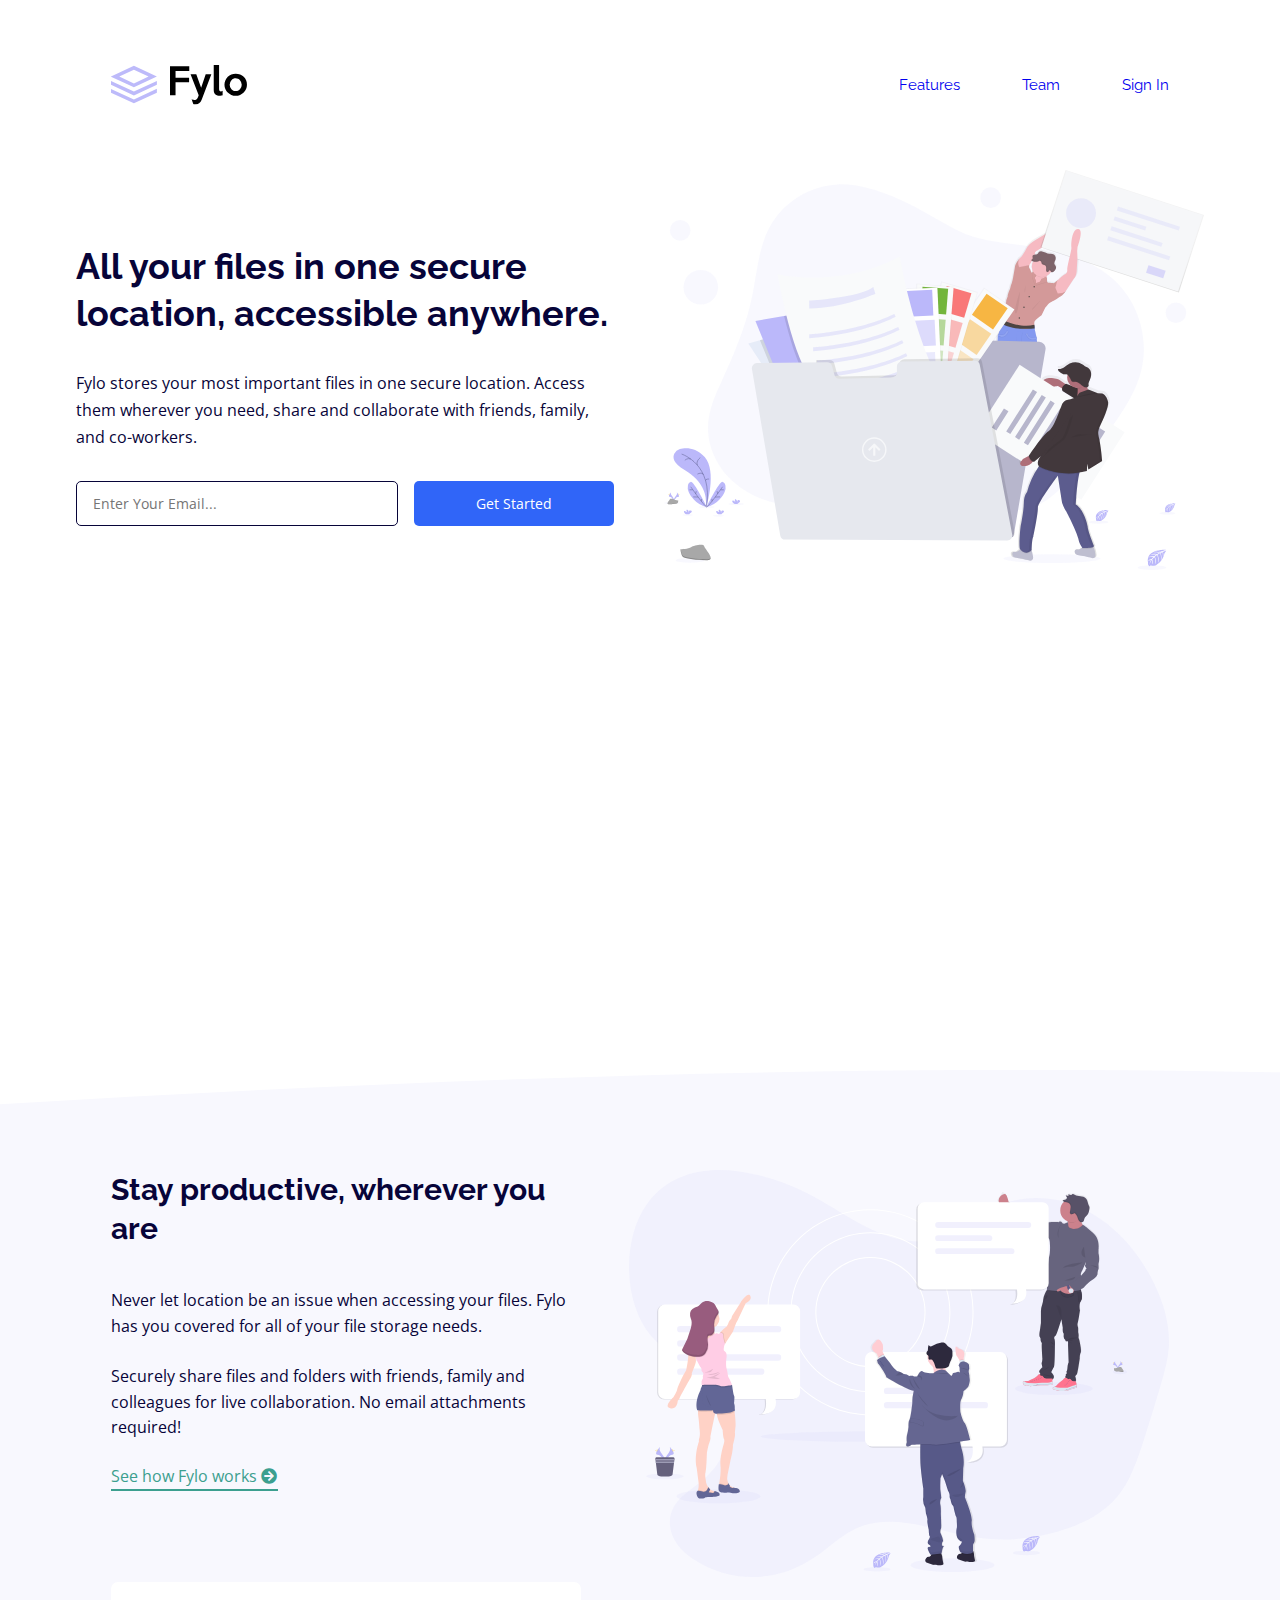
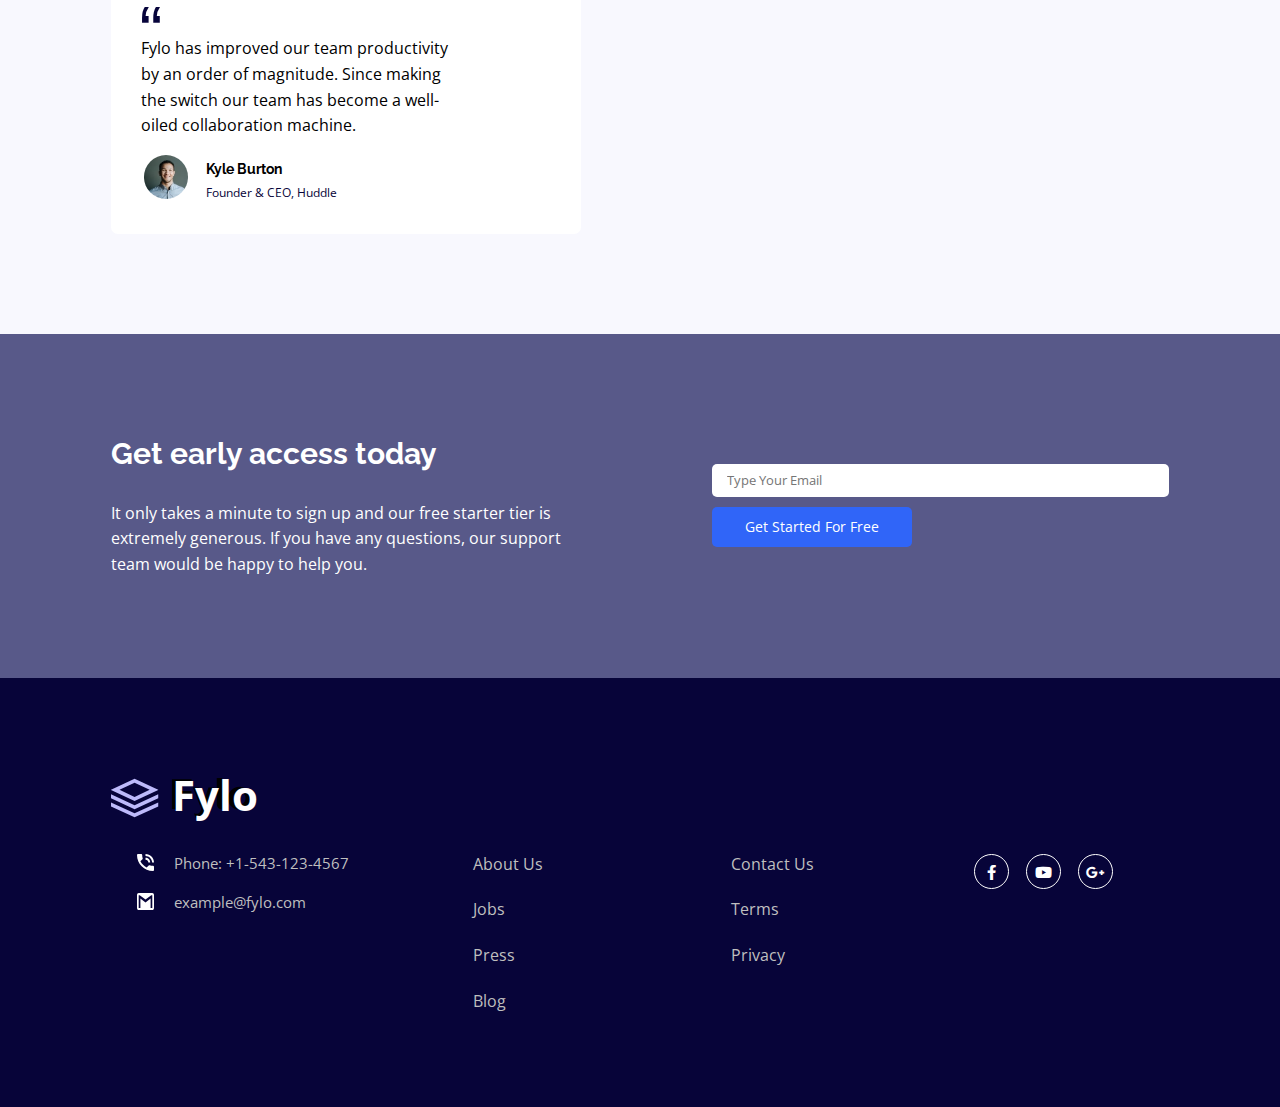
<file: index.html>
<!DOCTYPE html>
<html lang="en">
  <head>
    <meta charset="UTF-8">
    <meta http-equiv="X-UA-Compatible" content="IE=edge">
    <meta name="viewport" content="width=device-width, initial-scale=1.0">
    <meta name="description" content="Fylo Landing Page">
    <meta name="Author" content="Mohammad S Khaseeb">
    <title>Fylo Landing Page</title>
    <link rel="stylesheet" href="scss/normalize.css">
    <link rel="stylesheet" href="scss/all.min.css">
    <link rel="stylesheet" href="scss/main.css">
    <link rel="preconnect" href="https://fonts.gstatic.com">

    <!-- Heading Font  -->
    <link rel="preconnect" href="https://fonts.gstatic.com">
    <link href="https://fonts.googleapis.com/css2?family=Open+Sans&family=Raleway:wght@400;700&display=swap" rel="stylesheet">

    <!-- Body Font  -->
    <link href="https://fonts.googleapis.com/css2?family=Open+Sans&family=Raleway:wght@400;700&display=swap" rel="stylesheet">

    <link rel="shortcut icon" href="images/favicon-32x32.png" type="image/x-icon">
  </head>
  <body>

    <!-- Navbar  -->

    <div class="navbar">
      <div class="container">
        <div class="nav-content">
          <div class="logo">
            <a href="index.html">
              <img src="images/logo.svg" draggable="false" alt="Fylo">
            </a>
          </div>
          <div class="links">
            <a href="#">Features</a>
            <a href="#">Team</a>
            <a href="#">Sign In</a>
          </div>
        </div>
      </div>
    </div>

    <!-- Navbar  -->

    <!-- Hero Section  -->

    <div class="hero">
      <div class="container">
        <div class="hero-content">
          <div class="text">
            <h1>
              All your files in one secure location, accessible anywhere.
            </h1>
            <p>
              Fylo stores your most important files in one secure location. 
              Access them wherever you need, share and collaborate with friends, 
              family, and co-workers.
            </p>
            <div class="form">
              <form action="">
                <div class="email">
                  <input type="email" placeholder="Enter Your Email..."  class="email"/>
                  <span class="message">Please type your email</span>
                </div>
                <a href="#" class="get-started">Get Started</a>
              </form>
            </div>
          </div>
          <div class="img">
            <img src="images/illustration-1.svg" draggable="false" alt="Hero Images">
          </div>
        </div>
      </div>
    </div>

    <!-- Hero Section  -->

    <!-- team Section  -->

    <div class="team">
      <div class="container">
        <div class="content">
          <div class="text">
            <h2>
              Stay productive, wherever you are
            </h2>
            <p class="first">
              Never let location be an issue when accessing your files. Fylo has you 
              covered for all of your file storage needs.   
            </p>
            <p class="last">
              Securely share files and folders with friends, family and colleagues for 
              live collaboration. No email attachments required!
            </p>
            <div class="link">
              <a href="#">See how Fylo works </a>
              <i class="fas fa-arrow-circle-right"></i>
            </div>
          </div>
          <div class="img">
            <img src="images/illustration-2.svg" draggable="false" alt="">
          </div>
          <div class="resume-box">
            <img src="images/icon-quotes.svg" alt="" width="20px">
            <p>
              Fylo has improved our team productivity by an order of magnitude. Since 
              making the switch our team has become a well-oiled collaboration machine.
            </p>
            <div class="info">
              <img src="images/avatar-testimonial.jpg" draggable="false" alt="">
              <div class="text">
                <h4>
                  Kyle Burton
                </h4>
                <p>
                  Founder & CEO, Huddle
                </p>
              </div>
            </div>
          </div>
        </div>
      </div>
    </div>

    <!-- team Section  -->

    <!-- Contact Us  -->

    <div class="contact">
      <div class="container">
        <div class="content">
          <div class="text">
            <h3>
              Get early access today
            </h3>
            <p>
              It only takes a minute to sign up and our free starter tier is extremely generous. 
              If you have any questions, our support team would be happy to help you.
            </p>
          </div>
          <div class="form">
            <input type="text" placeholder="Type Your Email">
            <a href="#">Get Started For Free</a>
          </div>
        </div>
      </div>
    </div>

    <!-- Contact Us  -->

    <!-- Footer  -->
  
    <div class="footer">
      <div class="container">
        <div class="logo">
          <img src="images/logo.svg" alt="" width="140px" draggable="false">
        </div>
        <div class="content">
          <div class="links">
            <div class="phone">
              <img src="images/icon-phone.svg" draggable="false" alt="" width="17px" height="17px">
              <a href="#">
                Phone: +1-543-123-4567
              </a>
            </div>
            <div class="email">
              <img src="images/icon-email.svg" draggable="false" alt="" width="17px" height="17px">
              <a href="mailto:example@fylo.com">
                example@fylo.com
              </a>
            </div>
          </div>
          <div class="links">
            <a href="#">About Us</a>
            <a href="#">Jobs</a>
            <a href="#">Press</a>
            <a href="#">Blog</a>
          </div>
          <div class="links">
            <a href="#">Contact Us</a>
            <a href="#">Terms</a>
            <a href="#">Privacy</a>
          </div>
          <div class="sc">
            <i class="fab fa-facebook-f"></i>
            <i class="fab fa-youtube"></i>
            <i class="fab fa-google-plus-g"></i>
          </div>
        </div>
      </div>
    </div>


    <!-- Footer  -->

    <script src="js/jquery-3.5.1.min.js"></script>
    <script src="js/main.js"></script>
  </body>
</html>
</file>
<file: scss/main.css>
.navbar {
  font-family: "Raleway", sans-serif;
  padding: 65px 0; }
  .navbar .nav-content {
    display: flex;
    flex-wrap: wrap;
    justify-content: space-between;
    align-items: center; }
    .navbar .nav-content .logo {
      width: 140px;
      height: 40px; }
      .navbar .nav-content .logo a img {
        display: inline-block;
        max-width: 100%;
        height: 100%; }
    .navbar .nav-content .links {
      display: block; }
      .navbar .nav-content .links a {
        padding-left: 58px;
        font-size: 15px; }

@media (max-width: 576px) {
  .navbar .nav-content .logo {
    width: 104px;
    height: 30px; }
  .navbar .nav-content .links a {
    padding-left: 11px;
    font-size: 15px; } }
@media (min-width: 577px) and (max-width: 768px) {
  .navbar .nav-content .logo {
    width: 140px;
    height: 40px; }
  .navbar .nav-content .links a {
    padding-left: 11px;
    font-size: 1rem; } }
.hero {
  height: 100vh;
  overflow: hidden;
  padding-bottom: 150px; }
  .hero .hero-content {
    display: grid;
    grid-template-columns: 1fr 1fr;
    justify-content: center;
    align-items: center;
    gap: 50px; }
    .hero .hero-content .text h1 {
      font-size: 36px;
      color: #070439; }
    .hero .hero-content .text p {
      font-size: 1rem;
      margin: 33px 0 29px;
      color: #070439;
      line-height: 1.7; }
    .hero .hero-content .text .form form {
      display: flex; }
      .hero .hero-content .text .form form .email input {
        display: inline-block;
        width: 322px;
        height: 45px;
        outline: 0;
        color: #070439;
        border: 1px solid #070439;
        margin-right: 1rem;
        padding: 10px 16px;
        border-radius: 5px;
        font-size: 14px;
        transition: 100ms ease-in-out;
        position: relative; }
        .hero .hero-content .text .form form .email input:focus {
          border: 1px solid #b71c11; }
      .hero .hero-content .text .form form .email span {
        display: none;
        position: relative;
        bottom: -4px;
        left: 0;
        color: #b71c11;
        font-size: 13px; }
      .hero .hero-content .text .form form .get-started {
        display: block;
        background-color: #3065f8;
        color: #fff;
        width: 200px;
        height: 45px;
        text-align: center;
        line-height: 45px;
        border-radius: 5px;
        font-size: 14px; }
    .hero .hero-content .img {
      width: 540px; }
      .hero .hero-content .img img {
        width: 100%; }

@media (max-width: 992px) {
  .hero .hero-content {
    grid-template-columns: 1fr;
    justify-content: center;
    text-align: center; }
    .hero .hero-content .text h1 {
      font-size: 26px; }
    .hero .hero-content .text form {
      flex-direction: column;
      justify-content: center;
      width: 322px;
      margin: 0 auto; }
    .hero .hero-content .text .get-started {
      display: block;
      width: 100% !important;
      margin: 10px 0; }
    .hero .hero-content .img {
      margin: 0 auto;
      padding-bottom: 120px; } }
.team {
  background-image: url("../images/bg-curve-desktop.svg");
  background-size: cover;
  background-position: 46% center;
  overflow: hidden;
  padding: 100px 0; }
  .team .content {
    display: grid;
    grid-template-columns: repeat(2, 1fr);
    gap: 0 40px; }
    .team .content .text h2 {
      font-size: 30px;
      color: #070439;
      margin-bottom: 40px; }
    .team .content .text p {
      line-height: 1.6;
      color: #070439;
      font-size: 1rem; }
    .team .content .text .last {
      margin: 25px 0; }
    .team .content .text .link {
      color: #3c9f8f;
      position: relative; }
      .team .content .text .link::after {
        content: '';
        position: absolute;
        bottom: -4px;
        left: 0;
        width: 167px;
        height: 2px;
        background-color: #3c9f8f; }
      .team .content .text .link a {
        color: #3c9f8f;
        font-size: 1rem; }
    .team .content .img {
      width: 540px; }
      .team .content .img img {
        width: 100%; }
    .team .content .resume-box {
      background-color: #fff;
      padding: 25px 30px;
      width: 470px;
      overflow: hidden;
      border-radius: 7px; }
      .team .content .resume-box > p {
        margin: 6px 0 20px;
        line-height: 1.6;
        width: 80%; }
      .team .content .resume-box .info {
        display: flex;
        align-items: center; }
        .team .content .resume-box .info img {
          display: inline-block;
          width: 50px;
          height: 50px;
          border-radius: 50%;
          padding: 3px;
          background-color: #fff;
          margin-right: 15px;
          position: relative;
          top: -7px; }
        .team .content .resume-box .info h4 {
          font-size: 14px; }
        .team .content .resume-box .info p {
          font-size: 12px;
          margin: 5px 0; }

@media (max-width: 768px) {
  .team {
    margin-top: 100px; }
    .team .content {
      grid-template-columns: 1fr; }
      .team .content > .text {
        text-align: center; }
        .team .content > .text .link::after {
          left: 50%;
          transform: translateX(-50%); }
      .team .content .img {
        margin-top: 50px; }
      .team .content .resume-box {
        margin: 70px auto 0; } }
.contact {
  overflow: hidden;
  padding: 100px 0;
  background-color: #585989; }
  .contact .content {
    display: flex;
    flex-wrap: wrap;
    justify-content: center;
    align-items: center;
    gap: 143px;
    color: #fff; }
    .contact .content .text {
      flex: 1; }
      .contact .content .text h3 {
        font-size: 30px;
        margin-bottom: 28px; }
      .contact .content .text p {
        font-size: 1rem;
        line-height: 1.6; }
    .contact .content .form {
      flex: 1;
      display: flex;
      flex-direction: column;
      justify-content: flex-end; }
      .contact .content .form input {
        outline: 0;
        border: 0;
        font-size: 13px;
        padding: 9px 15px;
        border-radius: 5px;
        display: inline-block;
        margin-bottom: 10px;
        color: #070439; }
      .contact .content .form a {
        display: block;
        background-color: #3065f8;
        color: #fff;
        width: 200px;
        height: 40px;
        text-align: center;
        line-height: 40px;
        border-radius: 5px;
        font-size: 14px; }

@media (max-width: 992px) {
  .contact {
    overflow: hidden; }
    .contact .content {
      flex-direction: column; }
      .contact .content .text {
        text-align: center; }
      .contact .content .form input {
        margin: 0 auto 10px;
        width: 320px; }
      .contact .content .form a {
        margin: 0 auto;
        width: 320px; } }
.footer {
  overflow: hidden;
  background-color: #070439;
  padding: 100px 0 70px; }
  .footer .logo {
    position: relative;
    margin-bottom: 30px; }
    .footer .logo::after {
      content: 'Fylo';
      position: absolute;
      left: 61px;
      top: -10px;
      color: #fff;
      font-size: 42px;
      font-weight: bold; }
  .footer .content {
    display: grid;
    grid-template-columns: repeat(4, 1fr); }
    .footer .content a {
      display: block; }
    .footer .content .links {
      justify-self: center; }
      .footer .content .links .phone,
      .footer .content .links .email {
        display: flex;
        gap: 20px; }
        .footer .content .links .phone a,
        .footer .content .links .email a {
          color: #bfbfbf;
          font-size: 15px; }
      .footer .content .links .phone {
        margin-bottom: 20px; }
      .footer .content .links > a {
        margin-bottom: 25px;
        color: #bfbfbf; }
        .footer .content .links > a:hover {
          text-decoration: underline; }
    .footer .content .sc {
      justify-self: center; }
      .footer .content .sc i {
        display: inline-block;
        width: 35px;
        height: 35px;
        border-radius: 50%;
        border: 1px solid #fff;
        color: #Fff;
        text-align: center;
        line-height: 35px;
        margin-left: 13px;
        cursor: pointer;
        font-size: 15px;
        transition: .2s ease-in-out; }
        .footer .content .sc i:hover {
          background-color: #fff;
          color: #070439; }

@media (max-width: 768px) {
  .footer {
    overflow: hidden; }
    .footer .logo {
      text-align: center; }
      .footer .logo::after {
        left: 48%; }
    .footer .content {
      grid-template-columns: 1fr; }
      .footer .content > .links {
        padding: 20px 0; }
      .footer .content .links {
        justify-self: center;
        margin-bottom: 5px;
        border-bottom: 1px solid rgba(255, 255, 255, 0.2);
        width: 100%; }
      .footer .content .sc {
        justify-self: start;
        width: 80%;
        padding-top: 10px; } }
html {
  box-sizing: border-box;
  font-size: 100%; }

* {
  box-sizing: inherit;
  padding: 0;
  margin: 0; }

body {
  font-family: "Open Sans", sans-serif;
  line-height: 1.3; }

.container {
  padding-left: 15px;
  padding-right: 15px;
  margin-left: auto;
  margin-right: auto; }

@media (min-width: 768px) {
  .container {
    width: 750px; } }
@media (min-width: 992px) {
  .container {
    width: 970px; } }
@media (min-width: 1200px) {
  .container {
    width: 85%; } }
ul {
  list-style: none; }

a {
  text-decoration: none; }

h1, h2, h3, h4, h5, h6 {
  font-family: "Raleway", sans-serif; }

/*# sourceMappingURL=main.css.map */
</file>
